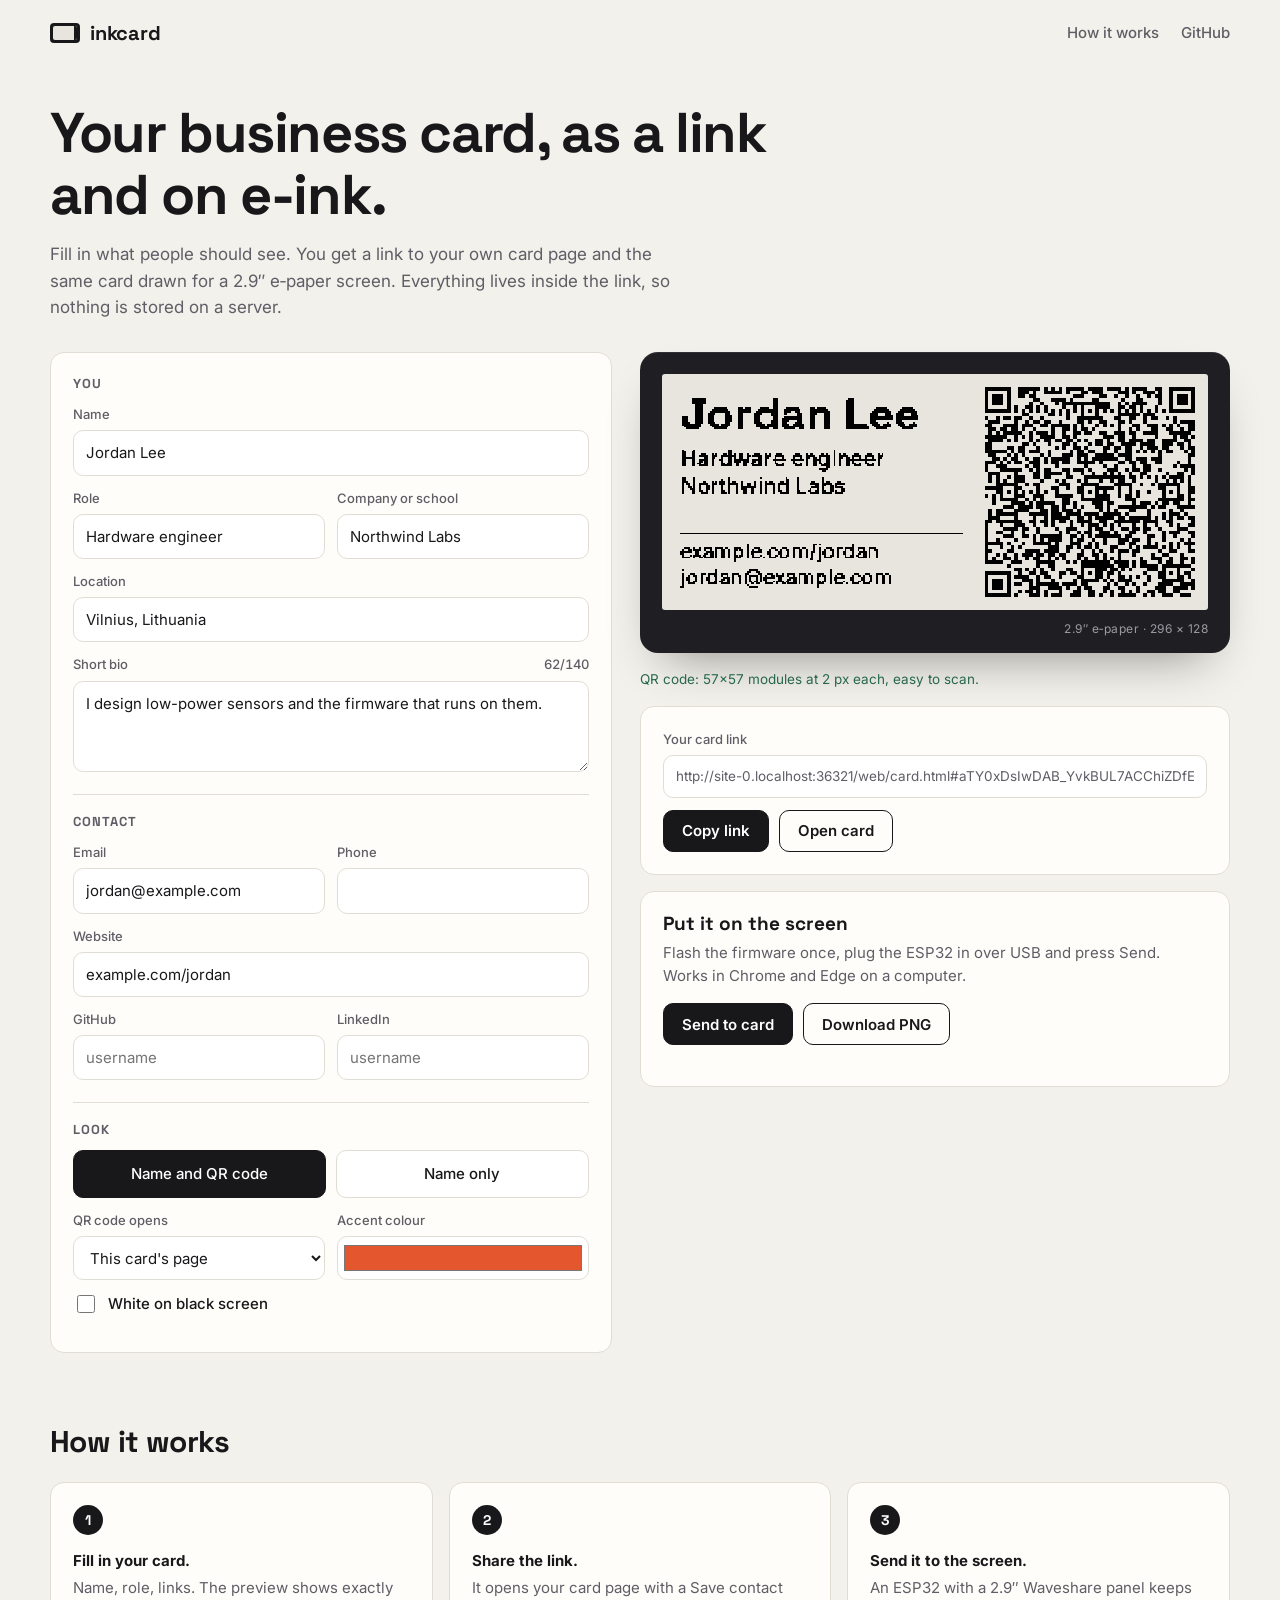
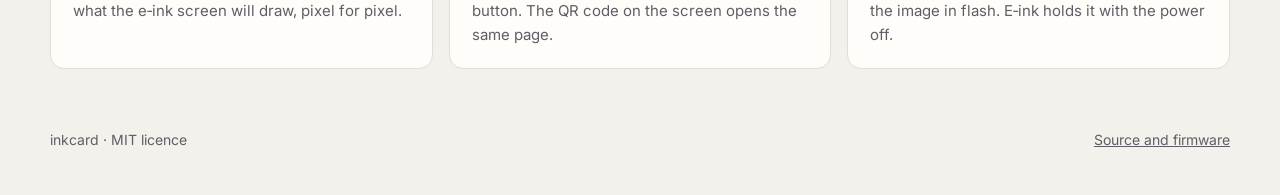
<file: web/index.html>
<!doctype html>
<html lang="en">
<head>
  <meta charset="utf-8">
  <meta name="viewport" content="width=device-width, initial-scale=1">
  <title>inkcard · business card on e-ink</title>
  <meta name="description" content="Make a business card that is a link and an e-ink screen. Share your portfolio page and show the same card on a 2.9 inch e-paper display.">
  <link rel="icon" href="favicon.svg" type="image/svg+xml">
  <link rel="preconnect" href="https://fonts.googleapis.com">
  <link rel="preconnect" href="https://fonts.gstatic.com" crossorigin>
  <link rel="stylesheet" href="https://fonts.googleapis.com/css2?family=Inter:wght@400;500;600&family=Space+Grotesk:wght@500;700&display=swap">
  <link rel="stylesheet" href="css/style.css">
  <script src="vendor/qrcode.js" defer></script>
  <script type="module" src="js/editor.js"></script>
</head>
<body>
  <header class="top">
    <a class="brand" href="./"><span class="brand-mark" aria-hidden="true"></span>inkcard</a>
    <nav>
      <a href="#how">How it works</a>
      <a href="https://github.com/cmigle/inkcard">GitHub</a>
    </nav>
  </header>

  <main class="wrap">
    <section class="intro">
      <h1>Your business card, as a link and on e‑ink.</h1>
      <p>Fill in what people should see. You get a link to your own card page and the same card drawn for a 2.9″ e‑paper screen. Everything lives inside the link, so nothing is stored on a server.</p>
    </section>

    <div class="editor">
      <form id="form" class="panel form" autocomplete="off">
        <fieldset>
          <legend>You</legend>
          <label class="field"><span>Name</span><input name="name" maxlength="40" required></label>
          <div class="pair">
            <label class="field"><span>Role</span><input name="role" maxlength="48"></label>
            <label class="field"><span>Company or school</span><input name="org" maxlength="48"></label>
          </div>
          <label class="field"><span>Location</span><input name="location" maxlength="40"></label>
          <label class="field"><span>Short bio <em id="bioCount"></em></span><textarea name="bio" maxlength="140" rows="3"></textarea></label>
        </fieldset>

        <fieldset>
          <legend>Contact</legend>
          <div class="pair">
            <label class="field"><span>Email</span><input name="email" type="email" maxlength="60" inputmode="email"></label>
            <label class="field"><span>Phone</span><input name="phone" type="tel" maxlength="24"></label>
          </div>
          <label class="field"><span>Website</span><input name="web" maxlength="60" inputmode="url" placeholder="yourname.dev"></label>
          <div class="pair">
            <label class="field"><span>GitHub</span><input name="github" maxlength="40" placeholder="username"></label>
            <label class="field"><span>LinkedIn</span><input name="linkedin" maxlength="60" placeholder="username"></label>
          </div>
        </fieldset>

        <fieldset>
          <legend>Look</legend>
          <div class="choice" role="radiogroup" aria-label="Screen layout">
            <label><input type="radio" name="layout" value="qr"><span>Name and QR code</span></label>
            <label><input type="radio" name="layout" value="name"><span>Name only</span></label>
          </div>
          <div class="pair">
            <label class="field"><span>QR code opens</span>
              <select name="qr">
                <option value="card">This card's page</option>
                <option value="web">My website</option>
              </select>
            </label>
            <label class="field color"><span>Accent colour</span><input name="accent" type="color"></label>
          </div>
          <label class="check"><input type="checkbox" name="invert"><span>White on black screen</span></label>
        </fieldset>
      </form>

      <aside class="preview">
        <div class="device">
          <div class="screen"><canvas id="screen" width="296" height="128" aria-label="E-ink screen preview"></canvas></div>
          <span class="device-label">2.9″ e‑paper · 296 × 128</span>
        </div>
        <p class="note" id="qrStatus"></p>

        <div class="panel share">
          <label class="field"><span>Your card link</span><input id="link" readonly></label>
          <div class="row">
            <button type="button" class="btn primary" id="copy">Copy link</button>
            <a class="btn" id="open" target="_blank" rel="noopener">Open card</a>
          </div>
        </div>

        <div class="panel">
          <h2>Put it on the screen</h2>
          <p class="muted">Flash the firmware once, plug the ESP32 in over USB and press Send. Works in Chrome and Edge on a computer.</p>
          <div class="row">
            <button type="button" class="btn primary" id="send">Send to card</button>
            <button type="button" class="btn" id="png">Download PNG</button>
          </div>
          <p class="note" id="sendStatus" role="status"></p>
        </div>
      </aside>
    </div>

    <section class="how" id="how">
      <h2>How it works</h2>
      <ol>
        <li><strong>Fill in your card.</strong> Name, role, links. The preview shows exactly what the e‑ink screen will draw, pixel for pixel.</li>
        <li><strong>Share the link.</strong> It opens your card page with a Save contact button. The QR code on the screen opens the same page.</li>
        <li><strong>Send it to the screen.</strong> An ESP32 with a 2.9″ Waveshare panel keeps the image in flash. E‑ink holds it with the power off.</li>
      </ol>
    </section>
  </main>

  <footer class="foot wrap">
    <span>inkcard · MIT licence</span>
    <a href="https://github.com/cmigle/inkcard">Source and firmware</a>
  </footer>
</body>
</html>
</file>
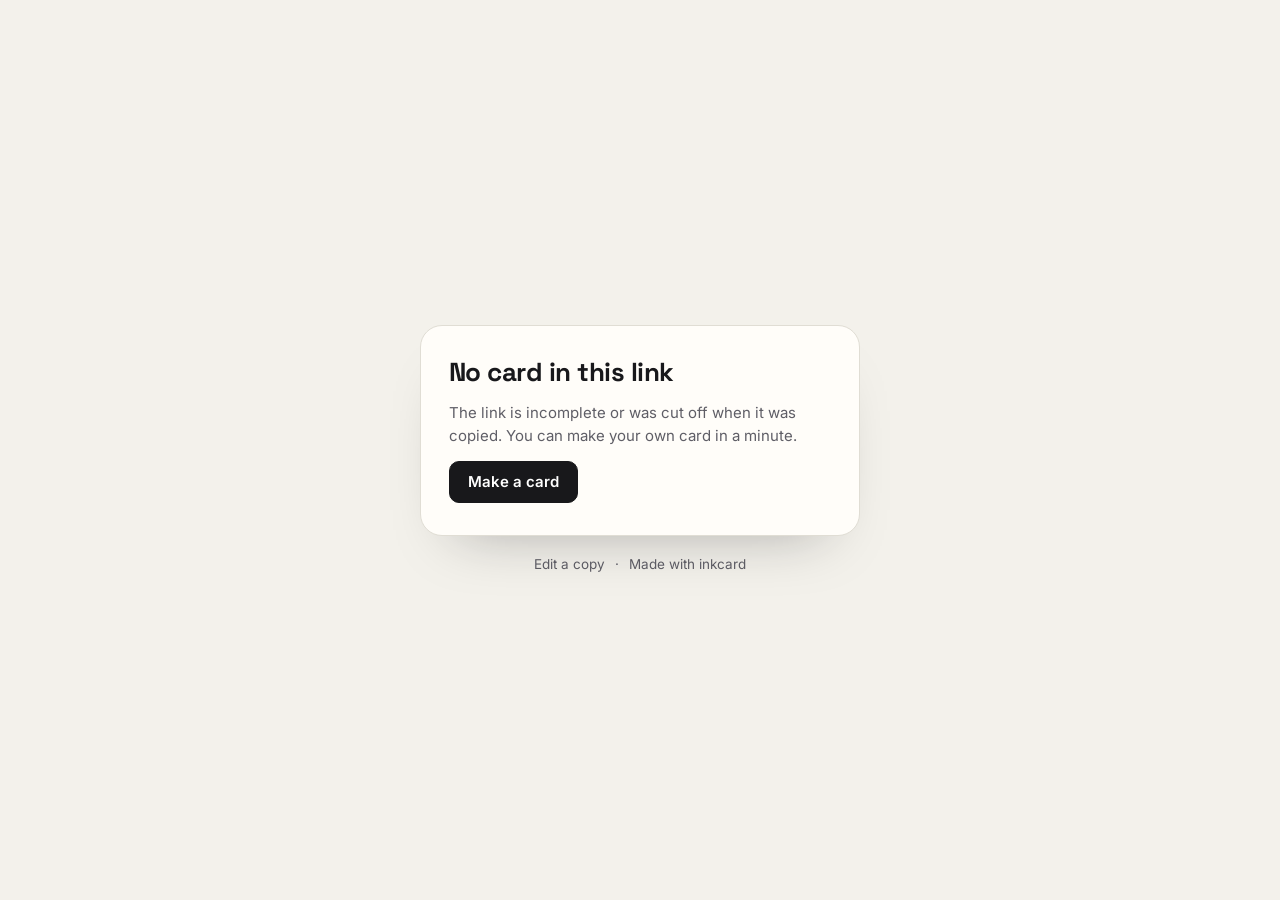
<file: web/card.html>
<!doctype html>
<html lang="en">
<head>
  <meta charset="utf-8">
  <meta name="viewport" content="width=device-width, initial-scale=1">
  <title>inkcard</title>
  <meta name="description" content="A business card made with inkcard.">
  <meta name="robots" content="noindex">
  <meta name="theme-color" content="#f3f1eb">
  <link rel="icon" href="favicon.svg" type="image/svg+xml">
  <link rel="preconnect" href="https://fonts.googleapis.com">
  <link rel="preconnect" href="https://fonts.gstatic.com" crossorigin>
  <link rel="stylesheet" href="https://fonts.googleapis.com/css2?family=Inter:wght@400;500;600&family=Space+Grotesk:wght@500;700&display=swap">
  <link rel="stylesheet" href="css/style.css">
  <link rel="stylesheet" href="css/card.css">
  <script type="module" src="js/card.js"></script>
</head>
<body class="card-body">
  <main class="card-wrap">
    <article class="card" id="card" hidden>
      <div class="card-band" aria-hidden="true"></div>
      <div class="avatar" id="avatar" aria-hidden="true"></div>
      <h1 id="name"></h1>
      <p class="card-role" id="role"></p>
      <p class="card-loc" id="loc" hidden></p>
      <p class="card-bio" id="bio" hidden></p>
      <ul class="card-links" id="links"></ul>
      <div class="card-actions">
        <button type="button" class="btn accent" id="save">Save contact</button>
        <button type="button" class="btn" id="share">Share</button>
      </div>
    </article>

    <section class="card empty" id="empty" hidden>
      <h1>No card in this link</h1>
      <p>The link is incomplete or was cut off when it was copied. You can make your own card in a minute.</p>
      <a class="btn primary" href="./">Make a card</a>
    </section>

    <p class="made"><a id="edit" href="./">Edit a copy</a><span aria-hidden="true">·</span><a href="./">Made with inkcard</a></p>
  </main>
</body>
</html>
</file>
<file: web/css/style.css>
:root {
  --paper: #f3f1eb;
  --panel: #fffdf9;
  --ink: #18181b;
  --ink-2: #5f5e66;
  --line: #e0ddd4;
  --brand: #e4572e;
  --eink: #e7e5de;
  --radius: 14px;
  --f-body: "Inter", system-ui, sans-serif;
  --f-head: "Space Grotesk", "Inter", system-ui, sans-serif;
}

*, *::before, *::after { box-sizing: border-box; }
[hidden] { display: none !important; }
html { -webkit-text-size-adjust: 100%; }
body { margin: 0; background: var(--paper); color: var(--ink); font: 400 15px/1.55 var(--f-body); }
h1, h2 { font-family: var(--f-head); line-height: 1.1; margin: 0; }
a { color: inherit; }
button, input, select, textarea { font: inherit; color: inherit; }

.wrap { width: min(1180px, 100% - 32px); margin-inline: auto; }

/* header */
.top { display: flex; align-items: center; justify-content: space-between; width: min(1180px, 100% - 32px); margin: 0 auto; padding: 20px 0; }
.brand { display: inline-flex; align-items: center; gap: 10px; font: 700 20px var(--f-head); text-decoration: none; letter-spacing: -.01em; }
.brand-mark { width: 30px; height: 20px; border-radius: 4px; background: var(--ink); position: relative; }
.brand-mark::after { content: ""; position: absolute; inset: 3px; border-radius: 2px; background: var(--eink); box-shadow: inset -9px 0 0 -6px var(--ink); }
.top nav { display: flex; gap: 22px; font-weight: 500; }
.top nav a { text-decoration: none; color: var(--ink-2); }
.top nav a:hover { color: var(--ink); }

/* intro */
.intro { padding: 36px 0 32px; max-width: 760px; }
.intro h1 { font-size: clamp(34px, 5vw, 56px); letter-spacing: -.025em; }
.intro p { margin: 16px 0 0; font-size: 17px; color: var(--ink-2); max-width: 620px; }

/* layout */
.editor { display: grid; grid-template-columns: minmax(0, 1fr) minmax(0, 1.05fr); gap: 28px; align-items: start; }
@media (max-width: 920px) { .editor { grid-template-columns: 1fr; } .preview { order: -1; } }
.panel { background: var(--panel); border: 1px solid var(--line); border-radius: var(--radius); padding: 22px; }
.panel h2 { font-size: 19px; }
.muted { color: var(--ink-2); margin: 6px 0 16px; }
.row { display: flex; flex-wrap: wrap; gap: 10px; }

/* form */
.form { display: grid; gap: 8px; }
fieldset { border: 0; margin: 0; padding: 0 0 14px; display: grid; gap: 12px; }
fieldset + fieldset { border-top: 1px solid var(--line); padding-top: 18px; }
legend { float: left; width: 100%; font: 700 13px var(--f-head); letter-spacing: .08em; text-transform: uppercase; color: var(--ink-2); padding: 0; }
.pair { display: grid; grid-template-columns: 1fr 1fr; gap: 12px; }
@media (max-width: 520px) { .pair { grid-template-columns: 1fr; } }
.field { display: grid; gap: 6px; min-width: 0; }
.field > span { font-size: 13px; font-weight: 500; color: var(--ink-2); display: flex; justify-content: space-between; }
.field em { font-style: normal; font-variant-numeric: tabular-nums; }
.field input, .field select, .field textarea {
  width: 100%; min-width: 0; padding: 10px 12px; border: 1px solid var(--line); border-radius: 10px; background: #fff;
  transition: border-color .15s, box-shadow .15s;
}
.field textarea { resize: vertical; min-height: 76px; }
.field input:focus, .field select:focus, .field textarea:focus { outline: none; border-color: var(--ink); box-shadow: 0 0 0 3px rgba(24, 24, 27, .08); }
.field.color input { height: 44px; padding: 4px; cursor: pointer; }
.choice { display: grid; grid-template-columns: 1fr 1fr; gap: 10px; }
.choice label { position: relative; }
.choice input { position: absolute; opacity: 0; }
.choice span { display: block; padding: 11px 12px; border: 1px solid var(--line); border-radius: 10px; background: #fff; text-align: center; font-weight: 500; cursor: pointer; }
.choice input:checked + span { border-color: var(--ink); background: var(--ink); color: #fff; }
.choice input:focus-visible + span { box-shadow: 0 0 0 3px rgba(24, 24, 27, .2); }
.check { display: flex; align-items: center; gap: 10px; font-weight: 500; cursor: pointer; }
.check input { width: 18px; height: 18px; accent-color: var(--ink); }

/* buttons */
.btn { display: inline-flex; align-items: center; justify-content: center; min-height: 42px; padding: 0 18px; border: 1px solid var(--ink); border-radius: 10px; background: transparent; font-weight: 600; text-decoration: none; cursor: pointer; transition: transform .12s, background .15s; }
.btn:hover { background: rgba(24, 24, 27, .05); }
.btn:active { transform: translateY(1px); }
.btn.primary { background: var(--ink); color: #fff; }
.btn.primary:hover { background: #303036; }
.btn:disabled { opacity: .45; cursor: not-allowed; }

/* preview */
.preview { display: grid; gap: 16px; position: sticky; top: 16px; }
@media (max-width: 920px) { .preview { position: static; } }
.device { background: #1f1f23; border-radius: 18px; padding: 22px 22px 14px; box-shadow: 0 1px 0 rgba(255, 255, 255, .08) inset, 0 24px 48px -24px rgba(0, 0, 0, .45); }
.screen { background: var(--eink); border-radius: 3px; line-height: 0; overflow: hidden; }
.screen canvas { width: 100%; height: auto; image-rendering: pixelated; mix-blend-mode: multiply; }
.device-label { display: block; margin-top: 10px; color: #9b9aa3; font-size: 12px; letter-spacing: .04em; text-align: right; }
.note { margin: 0; font-size: 13.5px; color: var(--ink-2); min-height: 1.4em; }
.note.warn { color: #a3360f; }
.note.ok { color: #276749; }
.share { display: grid; gap: 12px; }
.share input { font-size: 13.5px; color: var(--ink-2); }

/* how it works */
.how { padding: 72px 0 24px; }
.how h2 { font-size: 30px; letter-spacing: -.02em; }
.how ol { list-style: none; counter-reset: step; margin: 24px 0 0; padding: 0; display: grid; grid-template-columns: repeat(3, minmax(0, 1fr)); gap: 16px; }
@media (max-width: 820px) { .how ol { grid-template-columns: 1fr; } }
.how li { counter-increment: step; background: var(--panel); border: 1px solid var(--line); border-radius: var(--radius); padding: 22px; color: var(--ink-2); }
.how li::before { content: counter(step); display: grid; place-items: center; width: 30px; height: 30px; margin-bottom: 14px; border-radius: 50%; background: var(--ink); color: #fff; font: 700 14px var(--f-head); }
.how strong { display: block; color: var(--ink); margin-bottom: 4px; }

.foot { display: flex; justify-content: space-between; gap: 16px; flex-wrap: wrap; padding: 36px 0 44px; color: var(--ink-2); font-size: 14px; }
</file>
<file: web/css/card.css>
.card-body { --accent: #e4572e; --on-accent: #fff; min-height: 100vh; display: grid; place-items: center; padding: 32px 16px; }
.card-wrap { width: min(440px, 100%); }

.card { position: relative; overflow: hidden; background: var(--panel); border: 1px solid var(--line); border-radius: 22px; padding: 0 28px 28px; box-shadow: 0 30px 60px -36px rgba(24, 24, 27, .35); animation: rise .5s cubic-bezier(.2, .8, .2, 1) both; }
@keyframes rise { from { opacity: 0; transform: translateY(14px); } }
@media (prefers-reduced-motion: reduce) { .card { animation: none; } }

.card-band { height: 96px; margin: 0 -28px; background: var(--accent); background-image: radial-gradient(rgba(255, 255, 255, .22) 1.2px, transparent 1.3px); background-size: 12px 12px; }
.avatar { width: 84px; height: 84px; margin-top: -42px; border-radius: 50%; border: 4px solid var(--panel); background: var(--ink); color: #fff; display: grid; place-items: center; font: 700 30px var(--f-head); letter-spacing: .02em; }

.card h1 { margin-top: 16px; font-size: 30px; letter-spacing: -.02em; overflow-wrap: anywhere; }
.card-role { margin: 6px 0 0; font-weight: 600; color: var(--ink-2); }
.card-loc { margin: 4px 0 0; color: var(--ink-2); display: flex; align-items: center; gap: 6px; font-size: 14px; }
.card-loc svg { width: 16px; height: 16px; flex: none; }
.card-bio { margin: 16px 0 0; font-size: 15.5px; }

.card-links { list-style: none; margin: 22px 0 0; padding: 0; display: grid; gap: 8px; }
.card-links a { display: flex; align-items: center; gap: 12px; padding: 10px 12px; border: 1px solid var(--line); border-radius: 12px; text-decoration: none; font-weight: 500; transition: border-color .15s, transform .15s; }
.card-links a:hover { border-color: var(--ink); transform: translateX(2px); }
.card-links .ico { width: 34px; height: 34px; flex: none; border-radius: 9px; display: grid; place-items: center; background: color-mix(in srgb, var(--accent) 14%, transparent); color: var(--ink); }
.card-links .ico svg { width: 18px; height: 18px; }
.card-links .label { min-width: 0; overflow: hidden; text-overflow: ellipsis; white-space: nowrap; }
.card-links .kind { margin-left: auto; font-size: 12.5px; color: var(--ink-2); }

.card-actions { display: grid; grid-template-columns: 1fr 1fr; gap: 10px; margin-top: 22px; }
.btn.accent { background: var(--accent); border-color: var(--accent); color: var(--on-accent); }
.btn.accent:hover { filter: brightness(.95); background: var(--accent); }

.empty { padding: 32px 28px; display: grid; gap: 14px; justify-items: start; }
.empty h1 { margin: 0; font-size: 26px; }
.empty p { margin: 0; color: var(--ink-2); }

.made { display: flex; justify-content: center; gap: 10px; margin: 18px 0 0; font-size: 13.5px; color: var(--ink-2); }
.made a { color: var(--ink-2); text-decoration: none; }
.made a:hover { color: var(--ink); text-decoration: underline; }
</file>
